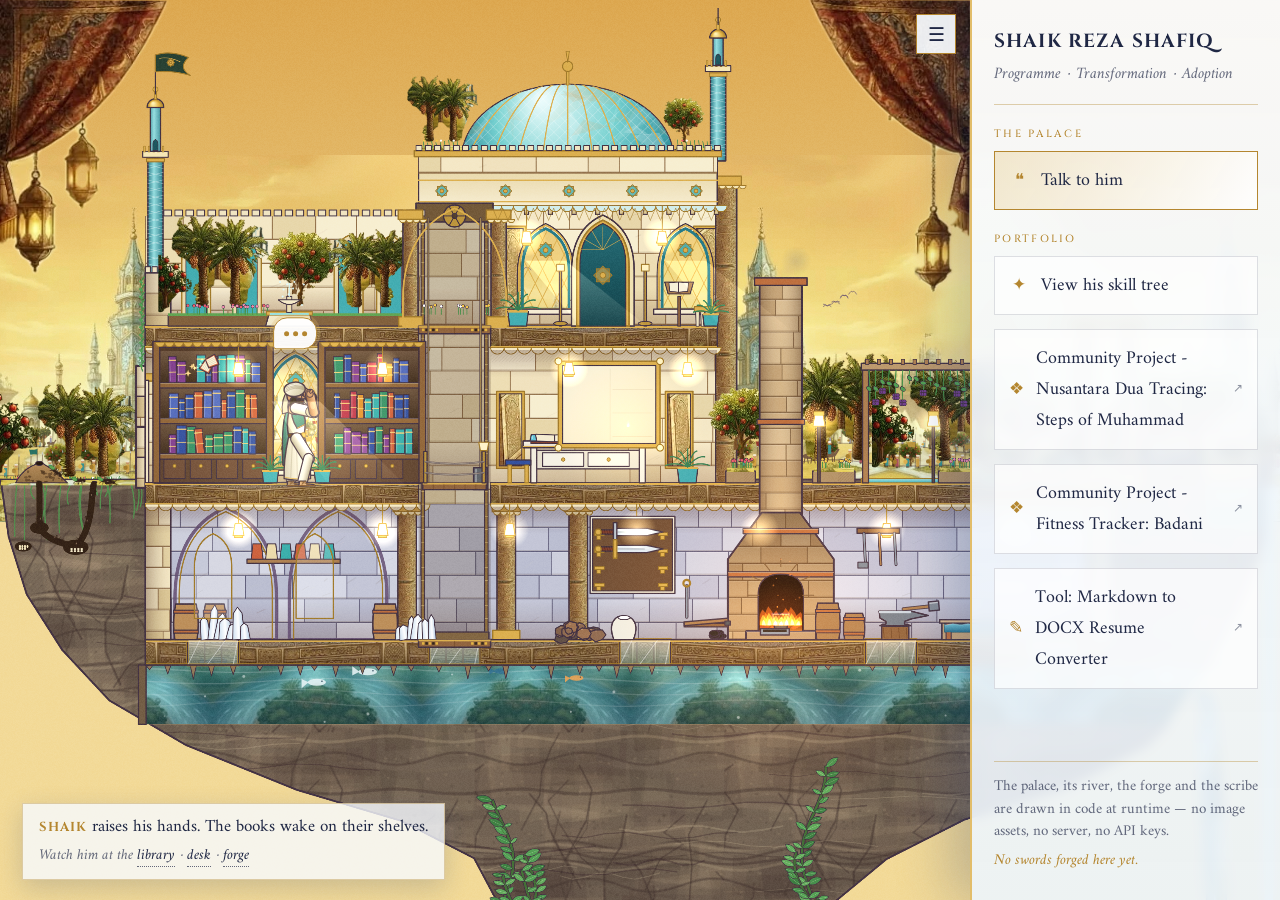
<file: index.html>
<!DOCTYPE html>
<html lang="en">
<head>
    <meta charset="UTF-8">
    <meta name="viewport" content="width=device-width, initial-scale=1.0">
    <title>Shaik Reza Shafiq | Portfolio</title>
    <meta name="description" content="Portfolio of Shaik Reza Shafiq — a skill tree backed by evidence, and a crystal palace where a scribe studies, writes and forges swords.">

    <link rel="preconnect" href="https://fonts.googleapis.com">
    <link rel="preconnect" href="https://fonts.gstatic.com" crossorigin>
    <link href="https://fonts.googleapis.com/css2?family=Amiri:ital,wght@0,400;0,700;1,400&family=Cinzel:wght@500;700&family=Outfit:wght@400;500;600&display=swap" rel="stylesheet">
    <link rel="stylesheet" href="web/sanctuary/sanctuary.css">
</head>
<body>
    <!-- The sanctuary. Everything else floats over it. -->
    <canvas id="stage"></canvas>

    <div id="stage-fallback">
        <p>
            This page draws a crystal palace on a canvas, which your browser has turned off or
            does not support. The rest of the site works normally — use the menu.
        </p>
    </div>

    <!-- Floats above the scribe's head; positioned each frame by scene.js. -->
    <button id="npc-marker" type="button" aria-label="Talk to me"><span></span><span></span><span></span></button>

    <button id="menu-toggle" type="button" aria-label="Toggle menu">☰</button>

    <nav id="menu">
        <div class="crest">
            <h1>Shaik Reza Shafiq</h1>
            <span class="tag">Programme · Transformation · Adoption</span>
        </div>

        <p class="menu-label">The Palace</p>

        <button class="menu-item primary" id="talk-to-me" type="button">
            <span class="glyph">❝</span>
            <span>Talk to him</span>
        </button>

        <p class="menu-label">Portfolio</p>

        <a class="menu-item" href="web/skills.html">
            <span class="glyph">✦</span>
            <span>View his skill tree</span>
        </a>

        <a class="menu-item" href="https://shaikrezashafiqbsa.github.io/steps-of-muhammad/"
           target="_blank" rel="noopener noreferrer">
            <span class="glyph">❖</span>
            <span>Community Project - Nusantara Dua Tracing: Steps of Muhammad</span>
            <span class="ext">↗</span>
        </a>

        <a class="menu-item" href="https://shaikrezashafiqbsa.github.io/badani/"
           target="_blank" rel="noopener noreferrer">
            <span class="glyph">❖</span>
            <span>Community Project - Fitness Tracker: Badani</span>
            <span class="ext">↗</span>
        </a>

        <a class="menu-item" href="https://shaikrezashafiqbsa.github.io/md-to-docx-resume/"
           target="_blank" rel="noopener noreferrer">
            <span class="glyph">✎</span>
            <span>Tool: Markdown to DOCX Resume Converter</span>
            <span class="ext">↗</span>
        </a>

        <div class="menu-foot">
            The palace, its river, the forge and the scribe are drawn in code at runtime — no image assets,
            no server, no API keys.
            <span id="forged-count"></span>
        </div>
    </nav>

    <div id="ticker"></div>

    <div id="veil" class="veil"></div>

    <!-- Talk to me: no script, no bot. A direct line to the real person. -->
    <section id="contact" role="dialog" aria-label="Talk to me">
        <header class="contact-head">
            <canvas id="portrait" width="78" height="78"></canvas>
            <div>
                <div class="name">Shaik Reza Shafiq</div>
                <div class="role">Transformation Manager · Singapore</div>
            </div>
            <button class="closer" id="contact-close" type="button" aria-label="Close">✕</button>
        </header>

        <div class="contact-body">
            <p>No script and no chatbot. Message me on LinkedIn and it comes straight to me.</p>

            <a class="contact-primary" id="contact-linkedin" href="https://www.linkedin.com/in/shaikrezashafiq/"
               target="_blank" rel="noopener noreferrer">Message me on LinkedIn <span class="ext">↗</span></a>

            <a class="contact-secondary" href="web/skills.html">✦ Or inspect my skill tree first</a>
        </div>
    </section>

    <script type="module" src="web/sanctuary/app.js"></script>
    <noscript>
        <div style="position:fixed;inset:0;display:grid;place-items:center;background:#eef3f8;color:#1f2744;padding:40px;text-align:center;font-family:sans-serif;z-index:99">
            <div>
                <h1>Shaik Reza Shafiq</h1>
                <p>This page needs JavaScript. The CV is readable directly:</p>
                <p><a style="color:#9b7428" href="content/Shaik_Reza_Shafiq_Resume.md">Shaik_Reza_Shafiq_Resume.md</a></p>
            </div>
        </div>
    </noscript>
</body>
</html>
</file>
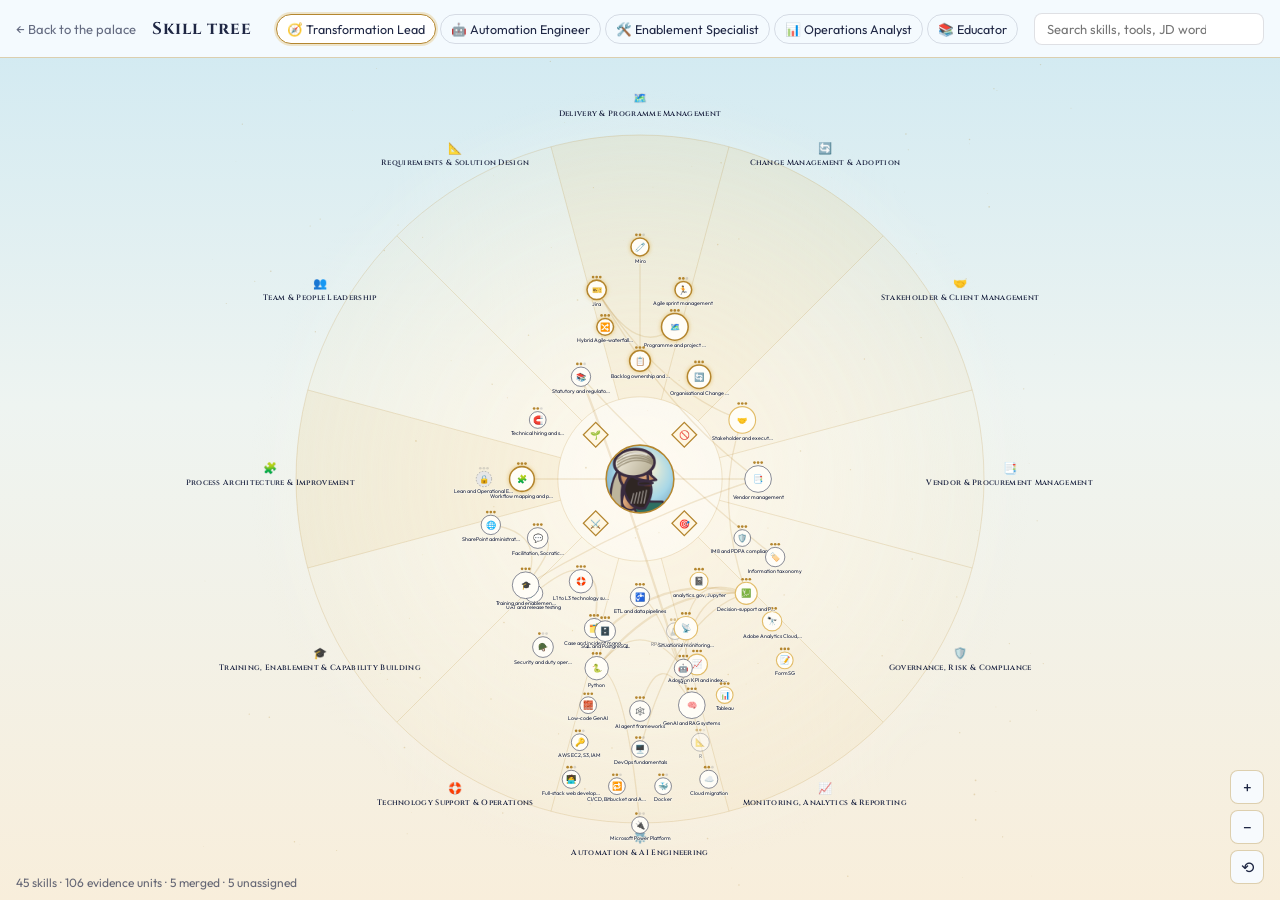
<file: web/skills.html>
<!DOCTYPE html>
<html lang="en">
<head>
    <meta charset="UTF-8">
    <meta name="viewport" content="width=device-width, initial-scale=1.0">
    <title>Skill Tree | Shaik Reza Shafiq</title>
    <meta name="description" content="Shaik Reza Shafiq's career as a skill tree: every node backed by evidence.">

    <link rel="preconnect" href="https://fonts.googleapis.com">
    <link rel="preconnect" href="https://fonts.gstatic.com" crossorigin>
    <link href="https://fonts.googleapis.com/css2?family=Amiri:ital,wght@0,400;0,700;1,400&family=Cinzel:wght@500;700&family=Outfit:wght@400;500;600&display=swap" rel="stylesheet">
    <link rel="stylesheet" href="skilltree/skilltree.css">
</head>
<body>
    <header id="bar">
        <a class="back" href="../index.html">← Back to the palace</a>
        <h1>Skill tree</h1>
        <div id="classes" role="radiogroup" aria-label="Class"></div>
        <label class="search">
            <input id="q" type="search" placeholder="Search skills, tools, JD words…" autocomplete="off">
            <span id="q-count"></span>
        </label>
        <button id="report-btn" type="button" hidden>Report</button>
    </header>

    <main id="stage">
        <svg id="tree" role="application" aria-label="Skill tree"></svg>
        <div class="zoom">
            <button type="button" data-zoom="1" aria-label="Zoom in">+</button>
            <button type="button" data-zoom="-1" aria-label="Zoom out">−</button>
            <button type="button" data-zoom="0" aria-label="Reset view">⟲</button>
        </div>
        <p id="status"></p>
    </main>

    <div id="tip" role="tooltip" hidden></div>
    <aside id="panel" hidden aria-live="polite"></aside>

    <script type="module" src="skilltree/tree.js"></script>
</body>
</html>
</file>
<file: web/sanctuary/sanctuary.css>
/* The chrome that floats over the palace.
   Pale glass, deep-indigo ink, a gold edge. The room behind is bright and busy,
   so panels are near-opaque: reading comes first. */

:root {
    --ink: #1f2744;
    --ink-soft: rgba(31, 39, 68, 0.68);
    --gold: #b4862f;
    --gold-light: #e2bd6a;
    --aqua: #2f8fa0;
    --glass: rgba(247, 251, 255, 0.93);
    --glass-soft: rgba(247, 251, 255, 0.8);
    --line: rgba(180, 134, 47, 0.38);
    --line-soft: rgba(31, 39, 68, 0.14);
    --menu-w: 310px;
    --display: "Cinzel", "Trajan Pro", Georgia, serif;
    --body: "Amiri", Georgia, "Times New Roman", serif;
    --ui: "Outfit", -apple-system, BlinkMacSystemFont, "Segoe UI", sans-serif;
}

* { box-sizing: border-box; }

html, body {
    margin: 0;
    padding: 0;
    height: 100%;
    overflow: hidden;
    background: #cfe9f2;
    font-family: var(--ui);
    color: var(--ink);
    -webkit-font-smoothing: antialiased;
}

/* ------------------------------------------------------------------ stage */

#stage {
    position: fixed;
    inset: 0;
    display: block;
    width: 100%;
    height: 100%;
}

#stage-fallback {
    position: fixed;
    inset: 0;
    display: none;
    place-items: center;
    padding: 40px;
    text-align: center;
    background: linear-gradient(180deg, #8fd0e8, #f6e7d4);
}
body.no-canvas #stage-fallback { display: grid; }
body.no-canvas #stage { display: none; }
#stage-fallback p {
    max-width: 460px;
    padding: 22px 26px;
    line-height: 1.6;
    font-size: 15px;
    background: var(--glass);
    border: 1px solid var(--line);
}

/* --------------------------------------------------------------- the marker */

#npc-marker {
    position: fixed;
    top: 0;
    left: 0;
    z-index: 12;
    display: flex;
    align-items: center;
    justify-content: center;
    gap: 4px;
    width: 44px;
    height: 32px;
    margin: 0;
    padding: 0;
    border: 1.5px solid var(--gold);
    border-radius: 14px 14px 14px 3px;
    background: rgba(255, 255, 255, 0.96);
    box-shadow: 0 0 0 3px rgba(226, 189, 106, 0.25), 0 8px 18px rgba(40, 60, 110, 0.25);
    cursor: pointer;
    animation: markerBob 2.4s ease-in-out infinite;
}
#npc-marker span {
    width: 5px;
    height: 5px;
    border-radius: 50%;
    background: var(--gold);
    animation: dot 1.4s ease-in-out infinite;
}
#npc-marker span:nth-child(2) { animation-delay: 0.18s; }
#npc-marker span:nth-child(3) { animation-delay: 0.36s; }
#npc-marker:hover, #npc-marker:focus-visible { border-color: var(--aqua); outline: none; }
@keyframes markerBob {
    0%, 100% { margin-top: 0; }
    50%      { margin-top: -7px; }
}
@keyframes dot {
    0%, 100% { opacity: 0.3; }
    50%      { opacity: 1; }
}
body.talking #npc-marker { opacity: 0; pointer-events: none; }

/* ----------------------------------------------------------------- the menu */

#menu {
    position: fixed;
    top: 0;
    right: 0;
    z-index: 10;
    display: flex;
    flex-direction: column;
    gap: 14px;
    width: var(--menu-w);
    height: 100%;
    padding: 28px 22px;
    overflow-y: auto;
    background: linear-gradient(180deg, rgba(250, 252, 255, 0.95), rgba(236, 244, 252, 0.9));
    border-left: 2px solid var(--gold-light);
    box-shadow: -20px 0 50px rgba(40, 60, 110, 0.25);
    backdrop-filter: blur(6px);
    -webkit-backdrop-filter: blur(6px);
}

.crest {
    padding-bottom: 16px;
    border-bottom: 1px solid var(--line);
}
.crest h1 {
    margin: 0;
    font-family: var(--display);
    font-size: 19px;
    font-weight: 700;
    letter-spacing: 0.06em;
    text-transform: uppercase;
}
.crest .tag {
    display: block;
    margin-top: 6px;
    font-family: var(--body);
    font-style: italic;
    font-size: 16px;
    color: var(--ink-soft);
}

.menu-label {
    margin: 8px 0 -4px;
    font-family: var(--display);
    font-size: 10.5px;
    font-weight: 500;
    letter-spacing: 0.22em;
    text-transform: uppercase;
    color: var(--gold);
}

.menu-item {
    display: flex;
    align-items: center;
    gap: 12px;
    width: 100%;
    padding: 13px 14px;
    font: inherit;
    font-family: var(--body);
    font-size: 18px;
    color: var(--ink);
    text-align: left;
    text-decoration: none;
    background: rgba(255, 255, 255, 0.7);
    border: 1px solid var(--line-soft);
    outline: 1px solid transparent;
    outline-offset: -5px;
    cursor: pointer;
    transition: background 0.18s ease, border-color 0.18s ease, outline-color 0.18s ease;
}
.menu-item:hover,
.menu-item:focus-visible {
    background: #fff;
    border-color: var(--gold);
    outline-color: rgba(226, 189, 106, 0.6);
}
.menu-item .glyph { width: 20px; text-align: center; font-size: 17px; color: var(--gold); }
.menu-item .ext { margin-left: auto; opacity: 0.5; font-size: 12px; }
.menu-item.primary {
    background: linear-gradient(120deg, rgba(226, 189, 106, 0.3), rgba(255, 255, 255, 0.8));
    border-color: var(--gold);
}

.menu-foot {
    margin-top: auto;
    padding-top: 14px;
    border-top: 1px solid var(--line);
    font-family: var(--body);
    font-size: 15px;
    line-height: 1.5;
    color: var(--ink-soft);
}
.menu-foot #forged-count { display: block; margin-top: 6px; color: var(--gold); font-style: italic; }

#menu-toggle {
    position: fixed;
    top: 14px;
    right: calc(var(--menu-w) + 14px);
    z-index: 11;
    width: 40px;
    height: 40px;
    font-size: 19px;
    color: var(--ink);
    background: var(--glass);
    border: 1px solid var(--gold);
    cursor: pointer;
    transition: right 0.25s ease;
}
#menu { transition: transform 0.25s ease; }
body.menu-collapsed #menu { transform: translateX(100%); }
body.menu-collapsed #menu-toggle { right: 14px; }

/* --------------------------------------------------------------- the ticker */

#ticker {
    position: fixed;
    left: 22px;
    bottom: 20px;
    z-index: 9;
    max-width: min(440px, calc(100vw - var(--menu-w) - 60px));
    padding: 12px 16px;
    font-family: var(--body);
    font-size: 17px;
    line-height: 1.4;
    background: var(--glass-soft);
    border: 1px solid var(--line);
    box-shadow: 0 8px 24px rgba(40, 60, 110, 0.2);
    transition: opacity 0.25s ease;
}
#ticker .who { font-family: var(--display); font-size: 13px; font-weight: 700; letter-spacing: 0.08em; color: var(--gold); text-transform: uppercase; }
#ticker .watch { margin-top: 5px; font-size: 15px; color: var(--ink-soft); font-style: italic; }
#ticker .link {
    padding: 0;
    font: inherit;
    color: var(--ink);
    background: none;
    border: none;
    border-bottom: 1px dotted var(--ink-soft);
    cursor: pointer;
}
#ticker .link:hover { color: var(--aqua); border-bottom-color: var(--aqua); }
body.talking #ticker { opacity: 0; pointer-events: none; }

/* ------------------------------------------------------------- the dialogue */

.veil {
    position: fixed;
    inset: 0;
    z-index: 20;
    display: none;
    pointer-events: none;     /* the room stays clickable; only the panel catches input */
    background: linear-gradient(90deg, rgba(30, 40, 90, 0.28), rgba(30, 40, 90, 0) 55%);
}
.veil.open { display: block; }

#contact {
    position: fixed;
    top: 18px;
    left: 18px;
    z-index: 21;
    display: none;
    flex-direction: column;
    width: min(420px, calc(100vw - var(--menu-w) - 56px));
    background: var(--glass);
    border: 2px solid var(--gold-light);
    box-shadow: 0 24px 60px rgba(40, 60, 110, 0.4), inset 0 0 0 4px rgba(255, 255, 255, 0.9), inset 0 0 0 5px var(--line);
    animation: contactIn 0.3s cubic-bezier(0.2, 0.9, 0.3, 1);
}
#contact.open { display: flex; }
@keyframes contactIn {
    from { opacity: 0; transform: translateX(-18px); }
    to   { opacity: 1; transform: translateX(0); }
}

.contact-head {
    display: flex;
    align-items: center;
    gap: 14px;
    padding: 20px 22px 14px;
    border-bottom: 1px solid var(--line);
}
#portrait {
    flex: none;
    width: 52px;
    height: 52px;
    border: 1.5px solid var(--gold);
    background: #a8d8e8;
}
.contact-head .name {
    font-family: var(--display);
    font-size: 17px;
    font-weight: 700;
    letter-spacing: 0.1em;
    text-transform: uppercase;
}
.contact-head .role { font-family: var(--body); font-style: italic; font-size: 16px; color: var(--ink-soft); }
.contact-head .closer {
    width: 32px;
    height: 32px;
    margin-left: auto;
    flex: none;
    font-size: 15px;
    color: var(--ink-soft);
    background: none;
    border: 1px solid var(--line-soft);
    cursor: pointer;
}
.contact-head .closer:hover { color: var(--ink); border-color: var(--gold); }

.contact-body {
    display: flex;
    flex-direction: column;
    gap: 14px;
    padding: 18px 22px 22px;
}
.contact-body p {
    margin: 0;
    padding: 11px 14px;
    font-family: var(--body);
    font-size: 18px;
    line-height: 1.45;
    background: rgba(226, 189, 106, 0.16);
    border-left: 3px solid var(--gold);
}
.contact-primary {
    display: flex;
    align-items: center;
    justify-content: center;
    gap: 8px;
    padding: 12px 16px;
    font-size: 15px;
    font-weight: 600;
    color: #fff;
    text-decoration: none;
    background: var(--ink);
    border: 1px solid var(--ink);
}
.contact-primary:hover, .contact-primary:focus-visible { background: #2f3b6a; outline: 2px solid var(--gold-light); outline-offset: 2px; }
.contact-secondary {
    align-self: center;
    font-size: 13.5px;
    color: var(--ink-soft);
    text-decoration: none;
    border-bottom: 1px dashed var(--line);
}
.contact-secondary:hover { color: var(--ink); border-bottom-color: var(--gold); }

/* -------------------------------------------------------------- small screens */

@media (max-width: 899px) {
    #menu-toggle { right: 14px; }
    #menu {
        transform: translateX(100%);
        width: min(320px, 86vw);
    }
    body.menu-collapsed #menu { transform: translateX(100%); }
    body.menu-open #menu { transform: translateX(0); }
    #ticker {
        left: 12px;
        right: 12px;
        bottom: 12px;
        max-width: none;
        font-size: 16px;
    }
    #contact {
        top: auto;
        left: 0;
        right: 0;
        bottom: 0;
        width: 100%;
        border-left: none;
        border-right: none;
        border-bottom: none;
        animation: contactUp 0.3s ease;
    }
    @keyframes contactUp {
        from { opacity: 0; transform: translateY(20px); }
        to   { opacity: 1; transform: translateY(0); }
    }
    .contact-head { padding: 12px 16px 10px; }
    .contact-body { padding: 14px 16px 18px; }
    .veil { background: linear-gradient(0deg, rgba(30, 40, 90, 0.25), rgba(30, 40, 90, 0) 60%); }
}

@media (prefers-reduced-motion: reduce) {
    #npc-marker, #npc-marker span, #contact { animation: none; }
}
</file>
<file: web/skilltree/skilltree.css>
/* The skill tree. Same light as the palace: pale glass, indigo ink, gold edges,
   aqua for selection. Tokens mirror web/sanctuary/sanctuary.css. */

:root {
    --ink: #1f2744;
    --ink-soft: rgba(31, 39, 68, 0.68);
    --gold: #b4862f;
    --gold-light: #e2bd6a;
    --aqua: #2f8fa0;
    --glass: rgba(247, 251, 255, 0.93);
    --glass-soft: rgba(247, 251, 255, 0.8);
    --line: rgba(180, 134, 47, 0.38);
    --line-soft: rgba(31, 39, 68, 0.14);
    --display: "Cinzel", "Trajan Pro", Georgia, serif;
    --body: "Amiri", Georgia, "Times New Roman", serif;
    --ui: "Outfit", -apple-system, BlinkMacSystemFont, "Segoe UI", sans-serif;
    --bar-h: 58px;
}

* { box-sizing: border-box; }

html, body {
    margin: 0;
    height: 100%;
    overflow: hidden;
    font-family: var(--ui);
    color: var(--ink);
    background: linear-gradient(180deg, #cfe9f2 0%, #eef4f1 45%, #f8eedb 100%);
    -webkit-font-smoothing: antialiased;
}

button { font: inherit; color: inherit; cursor: pointer; }

/* ------------------------------------------------------------------ top bar */

#bar {
    position: fixed;
    inset: 0 0 auto 0;
    z-index: 10;
    display: flex;
    align-items: center;
    gap: 16px;
    height: var(--bar-h);
    padding: 0 16px;
    background: var(--glass);
    border-bottom: 1px solid var(--line);
}
#bar h1 { margin: 0; font: 700 17px var(--display); letter-spacing: 0.06em; white-space: nowrap; }
.back { color: var(--ink-soft); text-decoration: none; font-size: 13px; white-space: nowrap; }
.back:hover { color: var(--gold); }

#classes { display: flex; gap: 4px; margin-left: auto; }
#classes button {
    padding: 6px 10px;
    font-size: 12.5px;
    background: transparent;
    border: 1px solid var(--line-soft);
    border-radius: 999px;
    white-space: nowrap;
}
#classes button[aria-checked="true"] { background: #fff; border-color: var(--gold); box-shadow: 0 0 0 2px rgba(226, 189, 106, 0.35); }

.search { position: relative; display: flex; align-items: center; }
.search input {
    width: 230px;
    padding: 7px 44px 7px 12px;
    font: inherit;
    font-size: 13px;
    color: var(--ink);
    background: #fff;
    border: 1px solid var(--line-soft);
    border-radius: 8px;
}
.search input:focus { outline: none; border-color: var(--aqua); }
#q-count { position: absolute; right: 10px; font-size: 11px; color: var(--ink-soft); }
#report-btn { padding: 6px 10px; font-size: 12px; background: #fff7e3; border: 1px solid var(--gold); border-radius: 6px; }

/* -------------------------------------------------------------------- stage */

#stage { position: fixed; inset: var(--bar-h) 0 0 0; }
#tree { width: 100%; height: 100%; display: block; cursor: grab; touch-action: none; user-select: none; }
#tree.dragging { cursor: grabbing; }
#status { position: absolute; left: 16px; bottom: 10px; margin: 0; font-size: 12px; color: var(--ink-soft); }

.zoom { position: absolute; right: 16px; bottom: 16px; display: flex; flex-direction: column; gap: 6px; }
.zoom button { width: 34px; height: 34px; background: var(--glass); border: 1px solid var(--line); border-radius: 8px; font-size: 16px; }

/* SVG parts */
.sector { fill: none; stroke: var(--line); stroke-width: 1; }
.sector-fill { fill: rgba(226, 189, 106, 0.05); }
.sector-fill.lit { fill: rgba(226, 189, 106, 0.16); }
.sector-fill.half { fill: rgba(226, 189, 106, 0.09); }
.region-label { font: 600 15px var(--display); fill: var(--ink); text-anchor: middle; letter-spacing: 0.04em; }
.region-icon { font-size: 22px; text-anchor: middle; }

.edge { fill: none; stroke: var(--gold); stroke-opacity: 0.18; }
.edge.hot { stroke: var(--aqua); stroke-opacity: 0.8; }

.node { cursor: pointer; transition: opacity 0.2s; }
.node circle.face { fill: #fffdf7; stroke: var(--ink-soft); stroke-width: 1.5; }
.node.lit circle.face { stroke: var(--gold); stroke-width: 3; filter: url(#glow); }
.node.half circle.face { stroke: var(--gold-light); stroke-width: 2.2; }
.node.locked circle.face { fill: #e6e6e6; stroke: #a0a0a0; stroke-dasharray: 3 3; }
.node.dormant { opacity: 0.5; }
.node.dim { opacity: 0.16; }
.node.selected circle.face { stroke: var(--aqua); stroke-width: 3.5; }
.node:focus { outline: none; }
.node:focus-visible circle.face { stroke: var(--aqua); stroke-width: 4; }
.node .icon { font-size: 16px; text-anchor: middle; dominant-baseline: central; pointer-events: none; }
.node .pip { fill: var(--gold); }
.node .pip.off { fill: rgba(31, 39, 68, 0.15); }
.node .name { font-size: 10.5px; text-anchor: middle; fill: var(--ink); pointer-events: none; paint-order: stroke; stroke: rgba(248, 244, 232, 0.85); stroke-width: 3px; }

.keystone { cursor: pointer; }
.keystone rect { fill: #fff7e3; stroke: var(--gold); stroke-width: 2.5; }
.keystone.on rect { fill: #fff; stroke: var(--aqua); stroke-width: 3.5; }
.keystone text { text-anchor: middle; dominant-baseline: central; }
.hub-ring { fill: none; stroke: var(--gold); stroke-width: 3; }

/* ------------------------------------------------------- tooltip and panel */

#tip, #panel {
    background: var(--glass);
    border: 1px solid var(--gold);
    box-shadow: 0 10px 30px rgba(31, 39, 68, 0.18);
}
#tip {
    position: fixed;
    z-index: 20;
    max-width: 320px;
    padding: 12px 14px;
    font-size: 12.5px;
    line-height: 1.45;
    pointer-events: none;
    border-radius: 3px;
}
/* Gold corner ornaments */
#tip::before, #tip::after { content: ""; position: absolute; width: 10px; height: 10px; border: 2px solid var(--gold); }
#tip::before { top: -4px; left: -4px; border-right: 0; border-bottom: 0; }
#tip::after { bottom: -4px; right: -4px; border-left: 0; border-top: 0; }

.t-head { display: flex; align-items: baseline; gap: 8px; font: 700 14px var(--display); }
.t-pips { margin-left: auto; color: var(--gold); letter-spacing: 1px; font-family: var(--ui); }
.t-sub { color: var(--ink-soft); font-size: 11.5px; margin-bottom: 6px; }
.t-row { margin-top: 5px; }
.t-row b { font-weight: 600; }
.t-rule { margin-top: 8px; padding-top: 6px; border-top: 1px solid var(--line-soft); font-family: var(--body); font-size: 13.5px; font-style: italic; }

#panel {
    position: fixed;
    z-index: 15;
    top: calc(var(--bar-h) + 12px);
    right: 12px;
    bottom: 12px;
    width: min(440px, calc(100vw - 24px));
    overflow-y: auto;
    padding: 18px 20px 24px;
    border-radius: 4px;
}
#panel h2 { margin: 0 0 4px; font: 700 19px var(--display); }
#panel .close { position: absolute; top: 10px; right: 12px; background: none; border: 0; font-size: 20px; }
.card { margin-top: 14px; padding: 12px 14px; background: #fff; border: 1px solid var(--line-soft); border-left: 3px solid var(--gold-light); border-radius: 3px; }
.card h3 { margin: 0; font-size: 14px; }
.card .meta { font-size: 11.5px; color: var(--ink-soft); margin: 2px 0 6px; }
.card p { margin: 6px 0 0; font-family: var(--body); font-size: 15px; line-height: 1.5; }
.card .scale { font-family: var(--ui); font-size: 11.5px; color: var(--ink-soft); }
.chips { display: flex; flex-wrap: wrap; gap: 5px; margin-top: 6px; }
.chip { padding: 2px 8px; font-size: 11.5px; background: #fff7e3; border: 1px solid var(--line); border-radius: 999px; }
.boundary { margin-top: 8px; padding: 6px 8px; font-size: 12px; background: #fff1d6; border-left: 3px solid var(--gold); }
.empty { color: var(--ink-soft); font-style: italic; }
.issues li { font-size: 12px; margin: 3px 0; }

@media (max-width: 900px) {
    #bar { flex-wrap: wrap; height: auto; padding: 8px 16px; gap: 8px; }
    #bar h1 { font-size: 15px; }
    #classes { order: 3; width: 100%; overflow-x: auto; margin: 0; }
    .search input { width: 160px; }
    :root { --bar-h: 104px; }
    #panel { top: auto; left: 0; right: 0; bottom: 0; width: 100%; max-height: 70vh; border-radius: 10px 10px 0 0; }
}

@media (prefers-reduced-motion: reduce) {
    .node { transition: none; }
}
</file>
